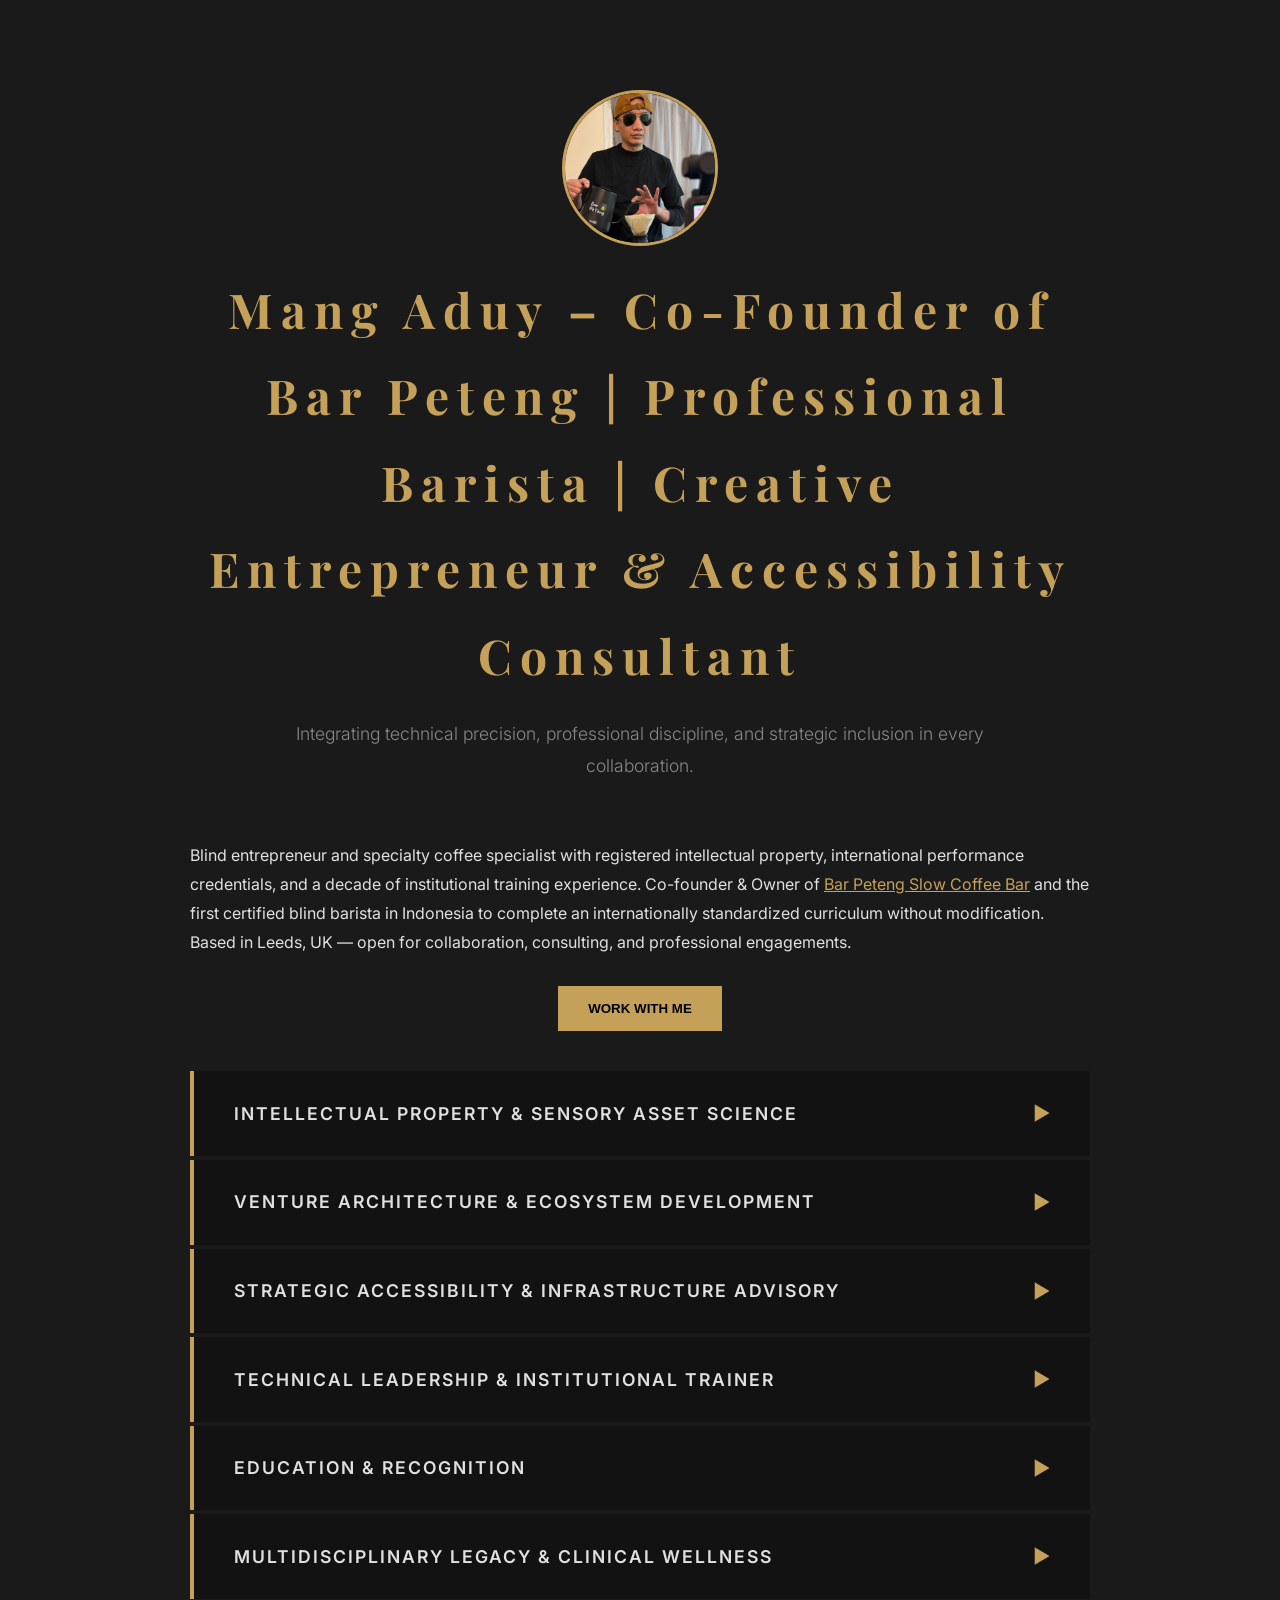
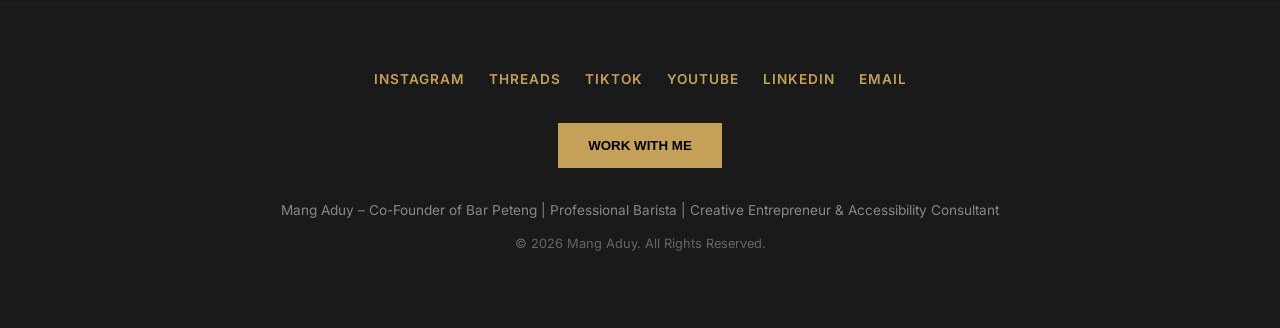
<file: index.html>
<!DOCTYPE html>
<html lang="id">
<head>
<meta name="google-site-verification" content="1XUxdWv16m3npBSy4ZBDf_zfuJlZEPM0gEx_IeCM88A" />
    <meta charset="UTF-8">
    <meta name="viewport" content="width=device-width, initial-scale=1.0">
    <title>Mang Aduy | Co-Founder of Bar Peteng | Professional Barista | Creative Entrepreneur & Accessibility Consultant</title>
    <meta name="description" content="Portfolio Mang Aduy — Co-founder Bar Peteng, Certified Professional Barista, Accessibility Consultant berbasis di Leeds, UK.">
    <meta name="robots" content="index, follow">
    <meta property="og:title" content="Mang Aduy | Co-Founder of Bar Peteng | Professional Barista">
    <meta property="og:description" content="Portfolio Mang Aduy — Co-founder Bar Peteng, Certified Professional Barista, Accessibility Consultant berbasis di Leeds, UK.">
    <meta property="og:url" content="https://mangaduy.netlify.app">
    <meta property="og:type" content="website">
    <link rel="stylesheet" href="style.css">
    <link href="https://fonts.googleapis.com/css2?family=Inter:wght@300;400;600;700&family=Playfair+Display:wght@700&display=swap" rel="stylesheet">
</head>
<body>
    <a href="#main-content" class="skip-link">skip content</a>

    <header role="banner">
        <div class="container">
            <div id="profile-photo-wrapper">
                <img id="profile-photo" src="" alt="Foto Mang Aduy" />
            </div>
            <h1 id="user-name">MANG ADUY</h1>
            <p id="headline" class="headline"></p>
            <div id="pdf-control">
                <button id="btn-pdf" onclick="window.print()" class="btn-gold no-print">Download Portfolio</button>
            </div>
        </div>
    </header>

    <main id="main-content" role="main">
        <div class="container">
            <section id="about-section">
                <div id="about-text"></div>
                <button id="btn-booking-top" class="btn-gold no-print" onclick="window.location.href='contact.html'">Work With Me</button>
            </section>
            <div id="dynamic-sections"></div>
        </div>
    </main>

    <footer role="contentinfo">
        <div class="container">
            <button id="btn-booking" class="btn-gold no-print" onclick="window.location.href='contact.html'">Work With Me</button>
            <p id="footer-branding" class="footer-name"></p>
            <p id="copyright-text" class="copyright"></p>
        </div>
    </footer>

    <script src="script.js"></script>
</body>
</html>
</file>
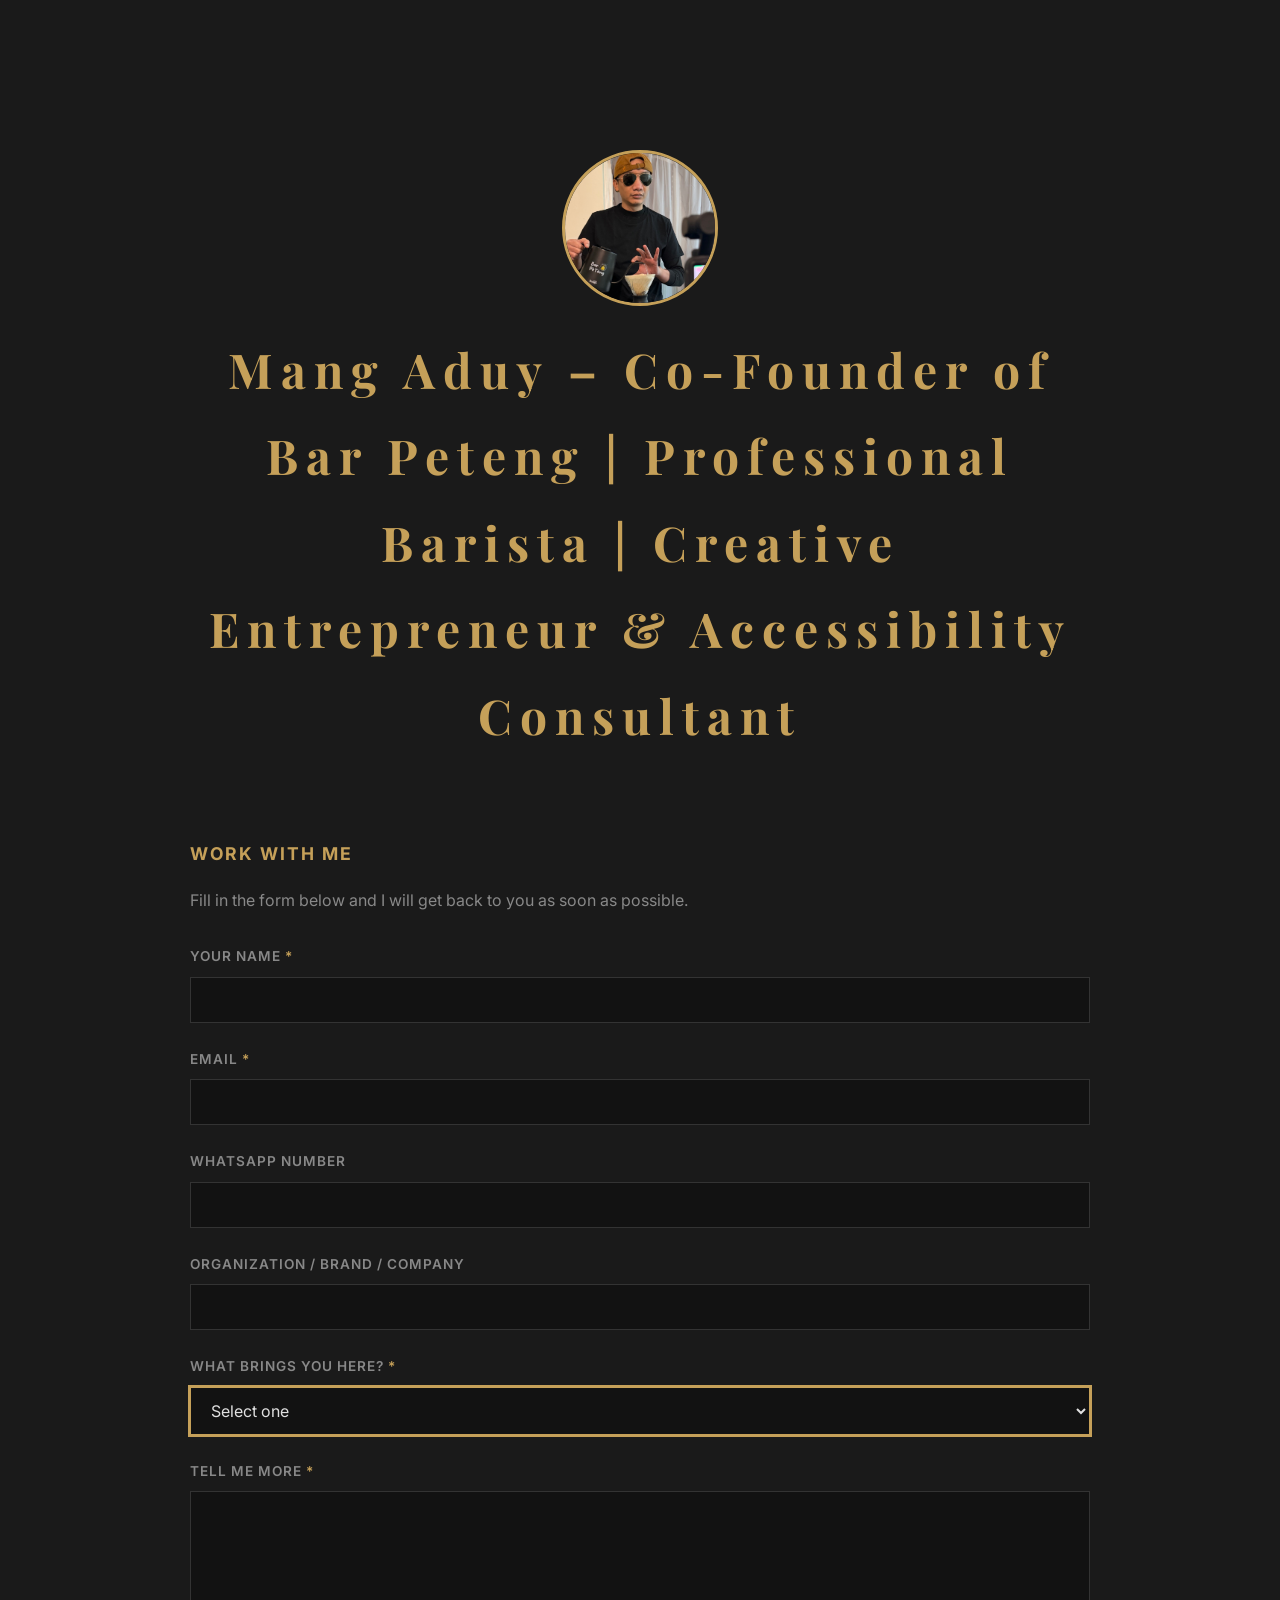
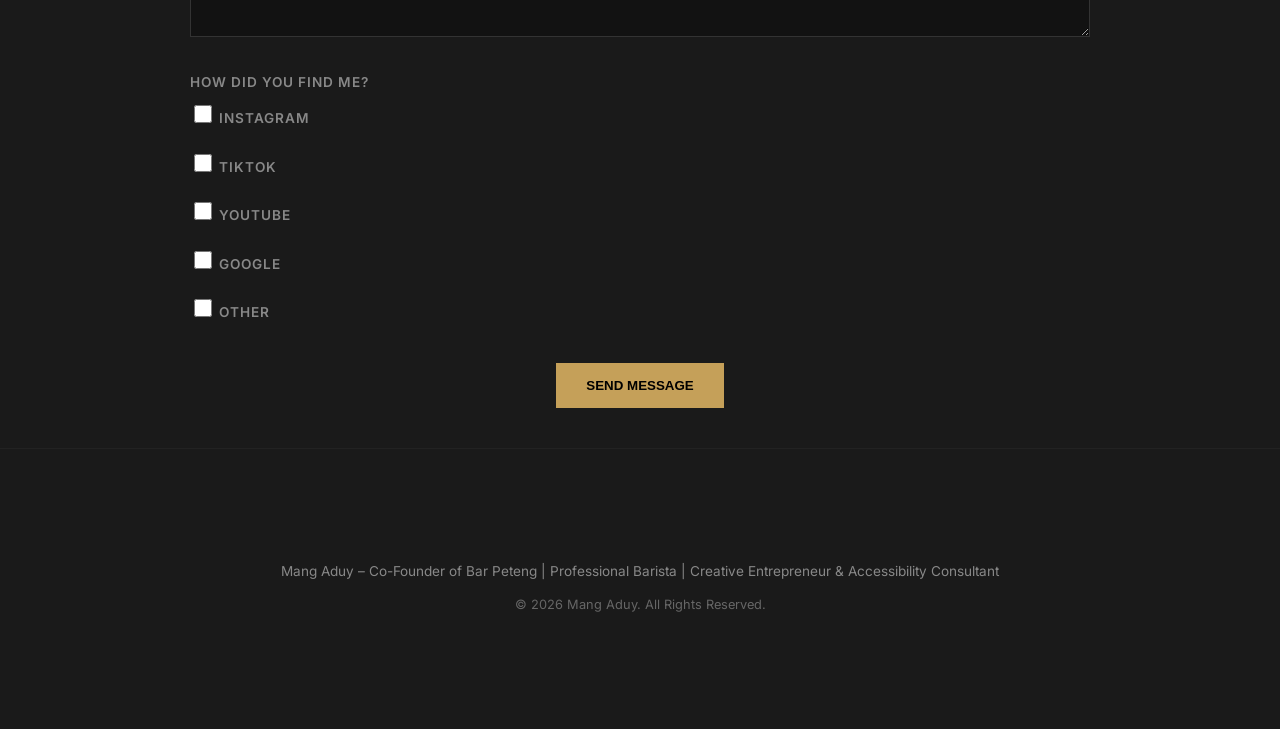
<file: contact.html>
<!DOCTYPE html>
<html lang="en">
<head>
    <meta charset="UTF-8">
    <meta name="viewport" content="width=device-width, initial-scale=1.0">
    <title>Work With Me | Mang Aduy</title>
    <meta name="robots" content="noindex">
    <link rel="stylesheet" href="style.css">
    <link href="https://fonts.googleapis.com/css2?family=Inter:wght@300;400;600;700&family=Playfair+Display:wght@700&display=swap" rel="stylesheet">
</head>
<body>
    <header role="banner">
        <div class="container" style="text-align:center; padding-top: 60px;">
            <div id="profile-photo-wrapper">
                <img id="profile-photo" src="" alt="Foto Mang Aduy" />
            </div>
            <h1 id="user-name">MANG ADUY</h1>
        </div>
    </header>

    <main role="main">
        <div class="container">
            <section style="margin: 40px 0;">
                <h2 style="color: var(--accent-color); text-transform: uppercase; letter-spacing: 2px; font-family: 'Inter', sans-serif; font-size: 1.1rem;">Work With Me</h2>
                <p style="color: #888; margin-bottom: 30px;">Fill in the form below and I will get back to you as soon as possible.</p>

                <form id="contact-form" action="https://formspree.io/f/mwvzyjvl" method="POST">
                    <input type="hidden" name="subject" value="[Mang Aduy] {{ _What brings you here? }}">

                    <div class="form-group">
                        <label for="name">Your Name <span class="required">*</span></label>
                        <input type="text" id="name" name="Your Name" required />
                    </div>

                    <div class="form-group">
                        <label for="email">Email <span class="required">*</span></label>
                        <input type="email" id="email" name="email" required />
                    </div>

                    <div class="form-group">
                        <label for="whatsapp">WhatsApp Number</label>
                        <input type="text" id="whatsapp" name="WhatsApp Number" />
                    </div>

                    <div class="form-group">
                        <label for="organization">Organization / Brand / Company</label>
                        <input type="text" id="organization" name="Organization" />
                    </div>

                    <div class="form-group">
                        <label for="purpose">What brings you here? <span class="required">*</span></label>
                        <select id="purpose" name="What brings you here?" required>
                            <option value="" disabled selected>Select one</option>
                            <option value="Collaboration">Collaboration</option>
                            <option value="Inquiry">Inquiry</option>
                            <option value="Other">Other</option>
                        </select>
                    </div>

                    <div class="form-group">
                        <label for="message">Tell me more <span class="required">*</span></label>
                        <textarea id="message" name="Tell me more" rows="6" required></textarea>
                    </div>

                    <div class="form-group">
                        <label>How did you find me?</label>
                        <div class="checkbox-group">
                            <label class="checkbox-label"><input type="checkbox" name="How did you find me?" value="Instagram" /> Instagram</label>
                            <label class="checkbox-label"><input type="checkbox" name="How did you find me?" value="TikTok" /> TikTok</label>
                            <label class="checkbox-label"><input type="checkbox" name="How did you find me?" value="YouTube" /> YouTube</label>
                            <label class="checkbox-label"><input type="checkbox" name="How did you find me?" value="Google" /> Google</label>
                            <label class="checkbox-label"><input type="checkbox" name="How did you find me?" value="Other" /> Other</label>
                        </div>
                    </div>

                    <button type="submit" class="btn-gold">Send Message</button>
                </form>
            </section>
        </div>
    </main>

    <footer role="contentinfo">
        <div class="container" style="text-align:center; padding: 40px 0;">
            <p id="footer-branding" class="footer-name"></p>
            <p id="copyright-text" class="copyright"></p>
        </div>
    </footer>

    <script>
        async function loadConfig() {
            const res = await fetch('config.json');
            const data = await res.json();
            document.getElementById('user-name').innerText = data.branding.footer_name;
            document.getElementById('footer-branding').innerText = data.branding.footer_name;
            document.getElementById('copyright-text').innerText = data.branding.copyright || '© 2026 Mang Aduy. All Rights Reserved.';
            if(data.branding.photo) {
                const img = document.getElementById('profile-photo');
                img.src = data.branding.photo;
                img.style.display = 'block';
            }
        }
        loadConfig();

        const form = document.getElementById('contact-form');
        form.addEventListener('submit', async (e) => {
            e.preventDefault();
            const data = new FormData(form);
            const res = await fetch(form.action, {
                method: 'POST',
                body: data,
                headers: { 'Accept': 'application/json' }
            });
            if(res.ok) {
                window.location.href = 'thankyou.html';
            } else {
                alert('Something went wrong. Please try again.');
            }
        });
    </script>
</body>
</html>
</file>
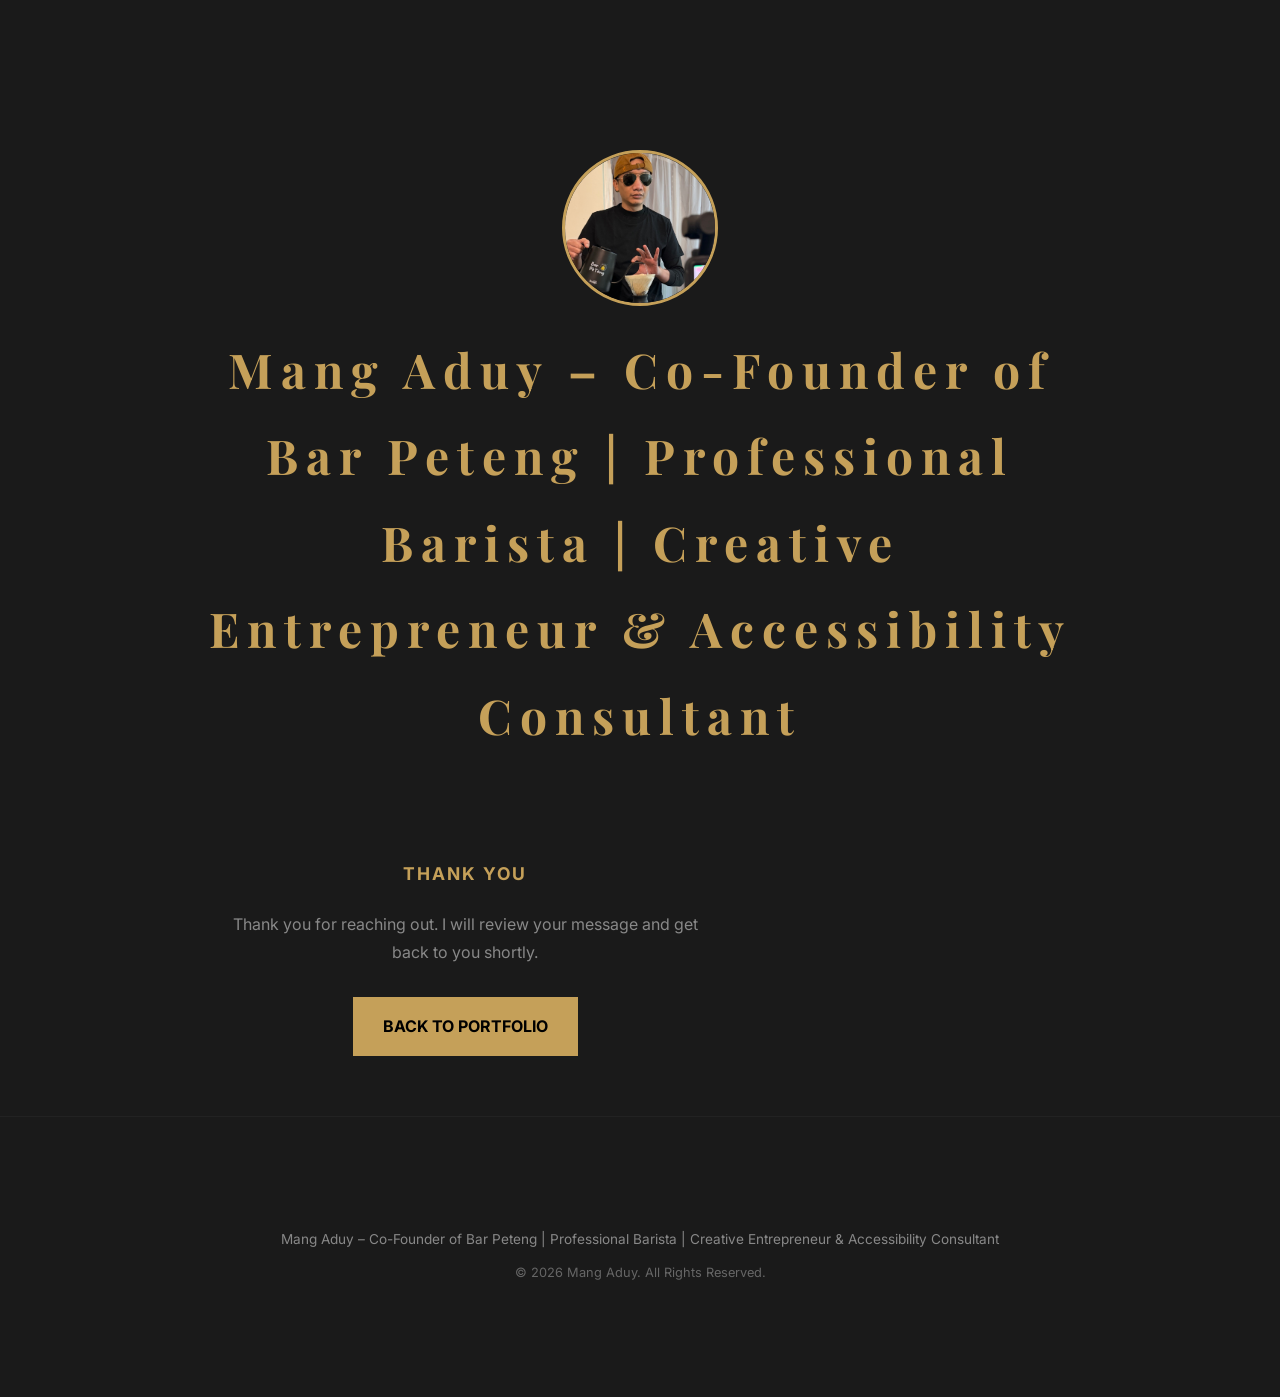
<file: thankyou.html>
<!DOCTYPE html>
<html lang="en">
<head>
    <meta charset="UTF-8">
    <meta name="viewport" content="width=device-width, initial-scale=1.0">
    <title>Thank You | Mang Aduy</title>
    <meta name="robots" content="noindex">
    <link rel="stylesheet" href="style.css">
    <link href="https://fonts.googleapis.com/css2?family=Inter:wght@300;400;600;700&family=Playfair+Display:wght@700&display=swap" rel="stylesheet">
</head>
<body>
    <header role="banner">
        <div class="container" style="text-align:center; padding-top: 60px;">
            <div id="profile-photo-wrapper">
                <img id="profile-photo" src="" alt="Foto Mang Aduy" />
            </div>
            <h1 id="user-name">MANG ADUY</h1>
        </div>
    </header>

    <main role="main">
        <div class="container" style="text-align:center; margin: 60px 0;">
            <h2 style="color: var(--accent-color); text-transform: uppercase; letter-spacing: 2px; font-family: 'Inter', sans-serif; font-size: 1.1rem;">Thank You</h2>
            <p style="color: #888; max-width: 500px; margin: 20px auto;">Thank you for reaching out. I will review your message and get back to you shortly.</p>
            <a href="/" class="btn-gold" style="text-decoration:none; margin-top: 30px;">Back to Portfolio</a>
        </div>
    </main>

    <footer role="contentinfo">
        <div class="container" style="text-align:center; padding: 40px 0;">
            <p id="footer-branding" class="footer-name"></p>
            <p id="copyright-text" class="copyright"></p>
        </div>
    </footer>

    <script>
        async function loadConfig() {
            const res = await fetch('config.json');
            const data = await res.json();
            document.getElementById('user-name').innerText = data.branding.footer_name;
            document.getElementById('footer-branding').innerText = data.branding.footer_name;
            document.getElementById('copyright-text').innerText = data.branding.copyright || '© 2026 Mang Aduy. All Rights Reserved.';
            if(data.branding.photo) {
                const img = document.getElementById('profile-photo');
                img.src = data.branding.photo;
                img.style.display = 'block';
            }
        }
        loadConfig();
    </script>
</body>
</html>
</file>
<file: style.css>
:root {
    --bg-color: #1a1a1a;
    --text-color: #E0E0E0;
    --accent-color: #C5A059;
    --card-bg: #121212;
}

body { background: var(--bg-color); color: var(--text-color); font-family: 'Inter', sans-serif; margin: 0; line-height: 1.8; overflow-x: hidden; }
.container { width: 90%; max-width: 900px; margin: 0 auto; padding: 0 15px; }

header { padding: clamp(60px, 10vh, 100px) 0 40px; text-align: center; }
h1 { font-family: 'Playfair Display', serif; font-size: clamp(1.8rem, 6vw, 3rem); color: var(--accent-color); letter-spacing: clamp(4px, 1vw, 8px); margin: 0; }
.headline { font-weight: 300; color: #888; margin: 20px auto; font-size: clamp(0.9rem, 2vw, 1.1rem); max-width: 700px; }

#about-section { margin-bottom: 40px; }

.accordion-header { display: flex; justify-content: space-between; align-items: center; padding: clamp(15px, 3vw, 25px) clamp(20px, 5vw, 40px); background: var(--card-bg); border-left: 4px solid var(--accent-color); margin-bottom: 4px; cursor: pointer; transition: 0.3s; user-select: none; }
.accordion-header:hover { border-color: white; }
.accordion-header h2 { margin: 0; font-size: clamp(0.9rem, 2vw, 1.1rem); text-transform: uppercase; letter-spacing: 2px; font-family: 'Inter', sans-serif; font-weight: 600; }
.accordion-arrow { color: var(--accent-color); font-size: 1.2rem; transition: transform 0.3s; }
.accordion-header.open .accordion-arrow { transform: rotate(90deg); }
.accordion-body { display: none; margin-bottom: clamp(15px, 3vh, 30px); }
.accordion-body.open { display: block; }

.card { background: var(--card-bg); border-left: 4px solid var(--accent-color); padding: clamp(20px, 5vw, 40px); margin-bottom: 4px; transition: 0.3s; }
.card:hover { border-color: white; transform: translateY(-3px); }

.btn-gold { background: var(--accent-color); color: black; border: none; padding: 15px 30px; font-weight: 700; cursor: pointer; text-transform: uppercase; margin: 30px auto; display: block; width: fit-content; }

footer { text-align: center; padding: 60px 0; border-top: 1px solid #222; }
.footer-name { color: #888; font-size: 0.85rem; margin: 10px 0; }
.copyright { font-size: 0.8rem; color: #666; margin-top: 10px; }

@media print {
    body { background: white; color: black; }
    .no-print, .btn-gold { display: none !important; }
    .accordion-header { border: 1px solid #ddd; background: white; color: black; }
    .accordion-body { display: block !important; }
    .card { border: 1px solid #ddd; background: white; color: black; page-break-inside: avoid; }
}

.skip-link { position: absolute; top: -100px; left: 0; background: var(--accent-color); color: black; padding: 10px; z-index: 2000; }
.skip-link:focus { top: 0; }

#social-links { margin-bottom: 20px; }
#social-links .social-link { color: var(--accent-color); text-decoration: none; margin: 0 12px; font-size: 0.85rem; letter-spacing: 1px; text-transform: uppercase; font-weight: 600; }
#social-links .social-link:hover { color: white; }

#profile-photo-wrapper { display: flex; justify-content: center; margin-bottom: 20px; }
#profile-photo { width: 150px; height: 150px; border-radius: 50%; object-fit: cover; border: 3px solid var(--accent-color); display: none; }

.inline-link { color: var(--accent-color); }

.form-group { margin-bottom: 24px; }
.form-group label { display: block; color: #888; font-size: 0.85rem; text-transform: uppercase; letter-spacing: 1px; margin-bottom: 8px; font-weight: 600; }
.form-group input, .form-group select, .form-group textarea { width: 100%; background: var(--card-bg); border: 1px solid #333; color: var(--text-color); padding: 12px 16px; font-family: 'Inter', sans-serif; font-size: 1rem; box-sizing: border-box; }
.form-group input:focus, .form-group select, .form-group textarea:focus { outline: 2px solid var(--accent-color); border-color: var(--accent-color); }
.form-group select { cursor: pointer; }
.required { color: var(--accent-color); }
.checkbox-group { display: flex; flex-direction: column; gap: 12px; }
.checkbox-label { display: flex; align-items: center; gap: 10px; color: var(--text-color); cursor: pointer; font-size: 0.95rem; }
.checkbox-label input[type="checkbox"] { width: 18px; height: 18px; accent-color: var(--accent-color); cursor: pointer; }
</file>
